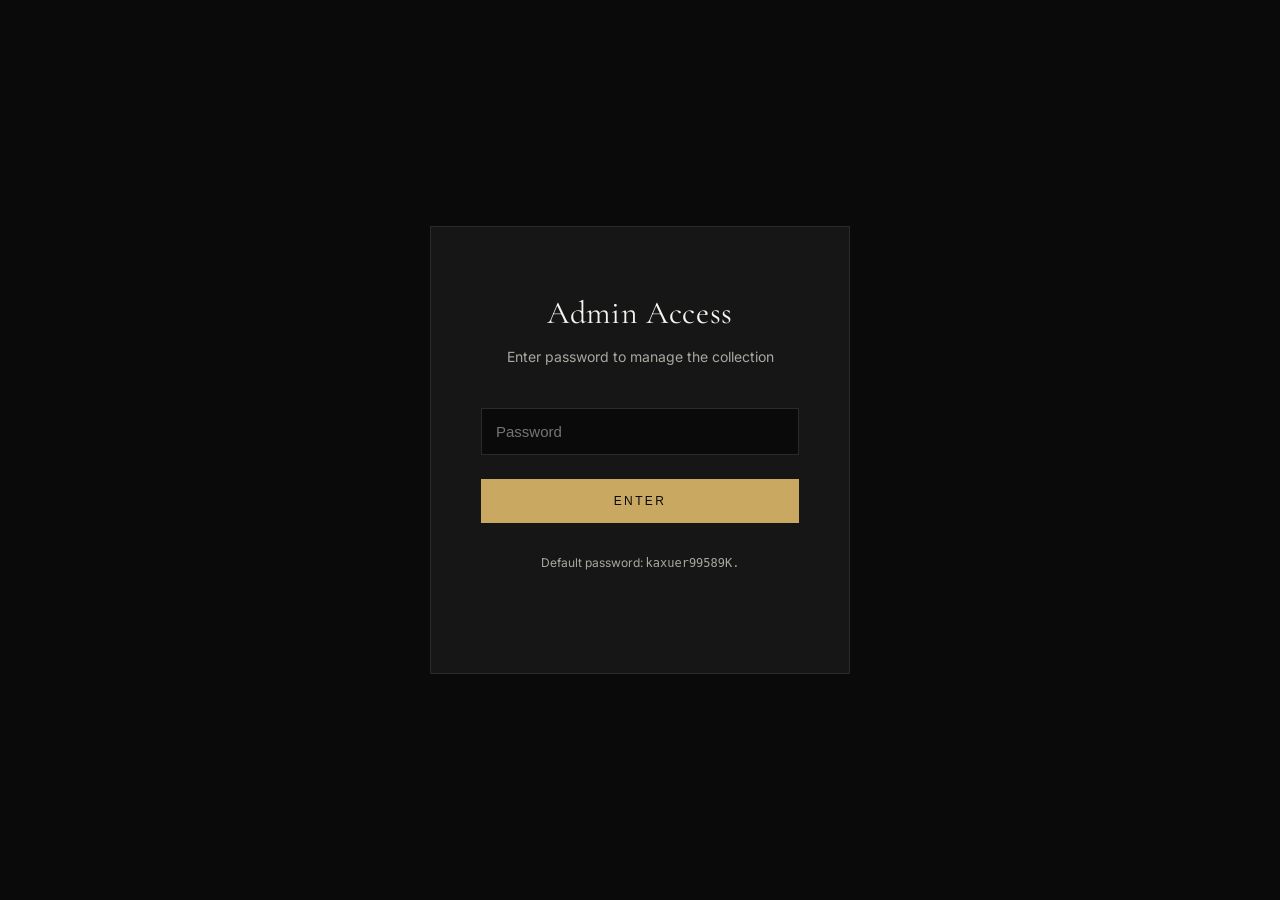
<file: admin.html>
<!DOCTYPE html>
<html lang="en">
<head>
  <meta charset="UTF-8">
  <meta name="viewport" content="width=device-width, initial-scale=1.0">
  <title>Admin | Aether Jewels</title>
  <link rel="preconnect" href="https://fonts.googleapis.com">
  <link rel="preconnect" href="https://fonts.gstatic.com" crossorigin>
  <link href="https://fonts.googleapis.com/css2?family=Cormorant+Garamond:ital,wght@0,300;0,400;0,500;0,600;1,400&family=Inter:wght@300;400;500;600&display=swap" rel="stylesheet">
  <link rel="stylesheet" href="css/style.css">
</head>
<body>
  <div id="loginScreen" class="admin-login">
    <div class="login-box">
      <h1 data-i18n="admin_login">Admin Access</h1>
      <p>Enter password to manage the collection</p>
      <div class="form-group" style="margin-bottom:24px;">
        <input type="password" id="adminPass" placeholder="Password" style="width:100%;padding:14px;background:var(--bg-primary);border:1px solid var(--border);color:var(--text-primary);font-size:15px;">
      </div>
      <button class="btn btn-filled" style="width:100%;" onclick="doLogin()" data-i18n="admin_enter">Enter</button>
      <p id="loginError" style="color:#c44;margin-top:16px;display:none;font-size:13px;">Incorrect password</p>
      <p style="margin-top:30px;font-size:12px;color:var(--text-secondary);">Default password: <code>kaxuer99589K.</code></p>
    </div>
  </div>

  <div id="adminScreen" style="display:none;">
    <header class="header">
      <div class="container">
        <nav class="nav">
          <a href="index.html" class="logo">AETHER <span>JEWELS</span></a>
          <div class="nav-right">
            <div class="lang-switch">
              <button data-lang="en" class="active">EN</button>
              <button data-lang="zh">中文</button>
            </div>
            <button class="btn" style="padding:8px 20px;font-size:11px;" onclick="adminLogout()" data-i18n="admin_logout">Logout</button>
          </div>
        </nav>
      </div>
    </header>

    <section class="admin-panel">
      <div class="container">
        <div class="admin-header">
          <h1 class="section-title" data-i18n="admin_title">Manage Collection</h1>
          <a href="index.html" class="btn">← Back to Site</a>
        </div>

        <!-- Add Form -->
        <div class="admin-form">
          <h2 data-i18n="admin_add">Add New Piece</h2>
          <form id="addProductForm" onsubmit="handleAddProduct(event)">
            <div class="form-row">
              <div class="form-group">
                <label data-i18n="admin_name_en">Name (English)</label>
                <input type="text" name="name_en" required style="width:100%;padding:12px;background:var(--bg-primary);border:1px solid var(--border);color:var(--text-primary);">
              </div>
              <div class="form-group">
                <label data-i18n="admin_name_zh">Name (Chinese)</label>
                <input type="text" name="name_zh" required style="width:100%;padding:12px;background:var(--bg-primary);border:1px solid var(--border);color:var(--text-primary);">
              </div>
            </div>
            <div class="form-row" style="margin-top:20px;">
              <div class="form-group">
                <label data-i18n="admin_cat">Category</label>
                <select name="category" style="width:100%;padding:12px;background:var(--bg-primary);border:1px solid var(--border);color:var(--text-primary);">
                  <option value="rings">Rings / 戒指</option>
                  <option value="necklaces">Necklaces / 项链</option>
                  <option value="earrings">Earrings / 耳饰</option>
                  <option value="bracelets">Bracelets / 手镯</option>
                  <option value="other">Other / 其他</option>
                </select>
              </div>
              <div class="form-group">
                <label data-i18n="admin_price">Price (USD)</label>
                <input type="number" name="price" required min="0" step="100" style="width:100%;padding:12px;background:var(--bg-primary);border:1px solid var(--border);color:var(--text-primary);">
              </div>
            </div>
            <div class="form-row" style="margin-top:20px;">
              <div class="form-group">
                <label data-i18n="admin_material">Material</label>
                <input type="text" name="material" placeholder="e.g. 18k Gold, Diamond" style="width:100%;padding:12px;background:var(--bg-primary);border:1px solid var(--border);color:var(--text-primary);">
              </div>
              <div class="form-group">
                <label data-i18n="admin_origin">Origin</label>
                <input type="text" name="origin" placeholder="e.g. France" style="width:100%;padding:12px;background:var(--bg-primary);border:1px solid var(--border);color:var(--text-primary);">
              </div>
            </div>
            <div class="form-row" style="margin-top:20px;">
              <div class="form-group">
                <label data-i18n="admin_year">Period / Year</label>
                <input type="text" name="year" placeholder="e.g. 1960s" style="width:100%;padding:12px;background:var(--bg-primary);border:1px solid var(--border);color:var(--text-primary);">
              </div>
              <div class="form-group">
                <label data-i18n="admin_condition">Condition</label>
                <input type="text" name="condition" placeholder="e.g. Excellent" style="width:100%;padding:12px;background:var(--bg-primary);border:1px solid var(--border);color:var(--text-primary);">
              </div>
            </div>
            <div class="form-group" style="margin-top:20px;">
              <label data-i18n="admin_desc_en">Description (English)</label>
              <textarea name="desc_en" rows="3" style="width:100%;padding:12px;background:var(--bg-primary);border:1px solid var(--border);color:var(--text-primary);"></textarea>
            </div>
            <div class="form-group" style="margin-top:20px;">
              <label data-i18n="admin_desc_zh">Description (Chinese)</label>
              <textarea name="desc_zh" rows="3" style="width:100%;padding:12px;background:var(--bg-primary);border:1px solid var(--border);color:var(--text-primary);"></textarea>
            </div>
            <div class="form-group" style="margin-top:20px;">
              <label data-i18n="admin_image">Product Image</label>
              <input type="file" accept="image/*" id="productImage" onchange="handleImageUpload(this, 'imgPreview')" style="color:var(--text-secondary);margin-top:8px;">
              <div class="image-preview" id="imgPreview">
                <span style="color:var(--text-secondary);font-size:12px;">Preview</span>
              </div>
            </div>
            <div class="form-group" style="margin-top:20px;">
              <label style="display:flex;align-items:center;gap:10px;cursor:pointer;">
                <input type="checkbox" name="featured" style="width:auto;">
                <span>Featured on homepage / 首页精选</span>
              </label>
            </div>
            <button type="submit" class="btn btn-filled" style="margin-top:30px;" data-i18n="admin_save">Save Piece</button>
          </form>
        </div>

        <!-- List -->
        <h2 style="font-size:28px;margin-bottom:24px;" data-i18n="admin_list">Current Collection</h2>
        <div class="admin-products">
          <!-- Filled by JS -->
        </div>
      </div>
    </section>
  </div>

  <script src="js/app.js"></script>
  <script>
    // Check auth on load
    if (checkAdminAuth()) {
      showAdmin();
    }

    function doLogin() {
      const pass = document.getElementById('adminPass').value;
      if (adminLogin(pass)) {
        showAdmin();
      } else {
        document.getElementById('loginError').style.display = 'block';
      }
    }

    function showAdmin() {
      document.getElementById('loginScreen').style.display = 'none';
      document.getElementById('adminScreen').style.display = 'block';
      renderAdminList();
      updateAllTexts();
    }

    function handleAddProduct(e) {
      e.preventDefault();
      const form = e.target;
      const preview = document.getElementById('imgPreview');
      const data = {
        name_en: form.name_en.value,
        name_zh: form.name_zh.value,
        category: form.category.value,
        price: form.price.value,
        material: form.material.value,
        origin: form.origin.value,
        year: form.year.value,
        condition: form.condition.value,
        desc_en: form.desc_en.value,
        desc_zh: form.desc_zh.value,
        image: preview.dataset.src || '',
        featured: form.featured.checked
      };
      saveNewProduct(data);
      form.reset();
      preview.innerHTML = '<span style="color:var(--text-secondary);font-size:12px;">Preview</span>';
      delete preview.dataset.src;
      renderAdminList();
      alert('Piece added successfully!');
    }

    // Enter key on password
    document.getElementById('adminPass')?.addEventListener('keydown', e => {
      if (e.key === 'Enter') doLogin();
    });
  </script>
</body>
</html>
</file>
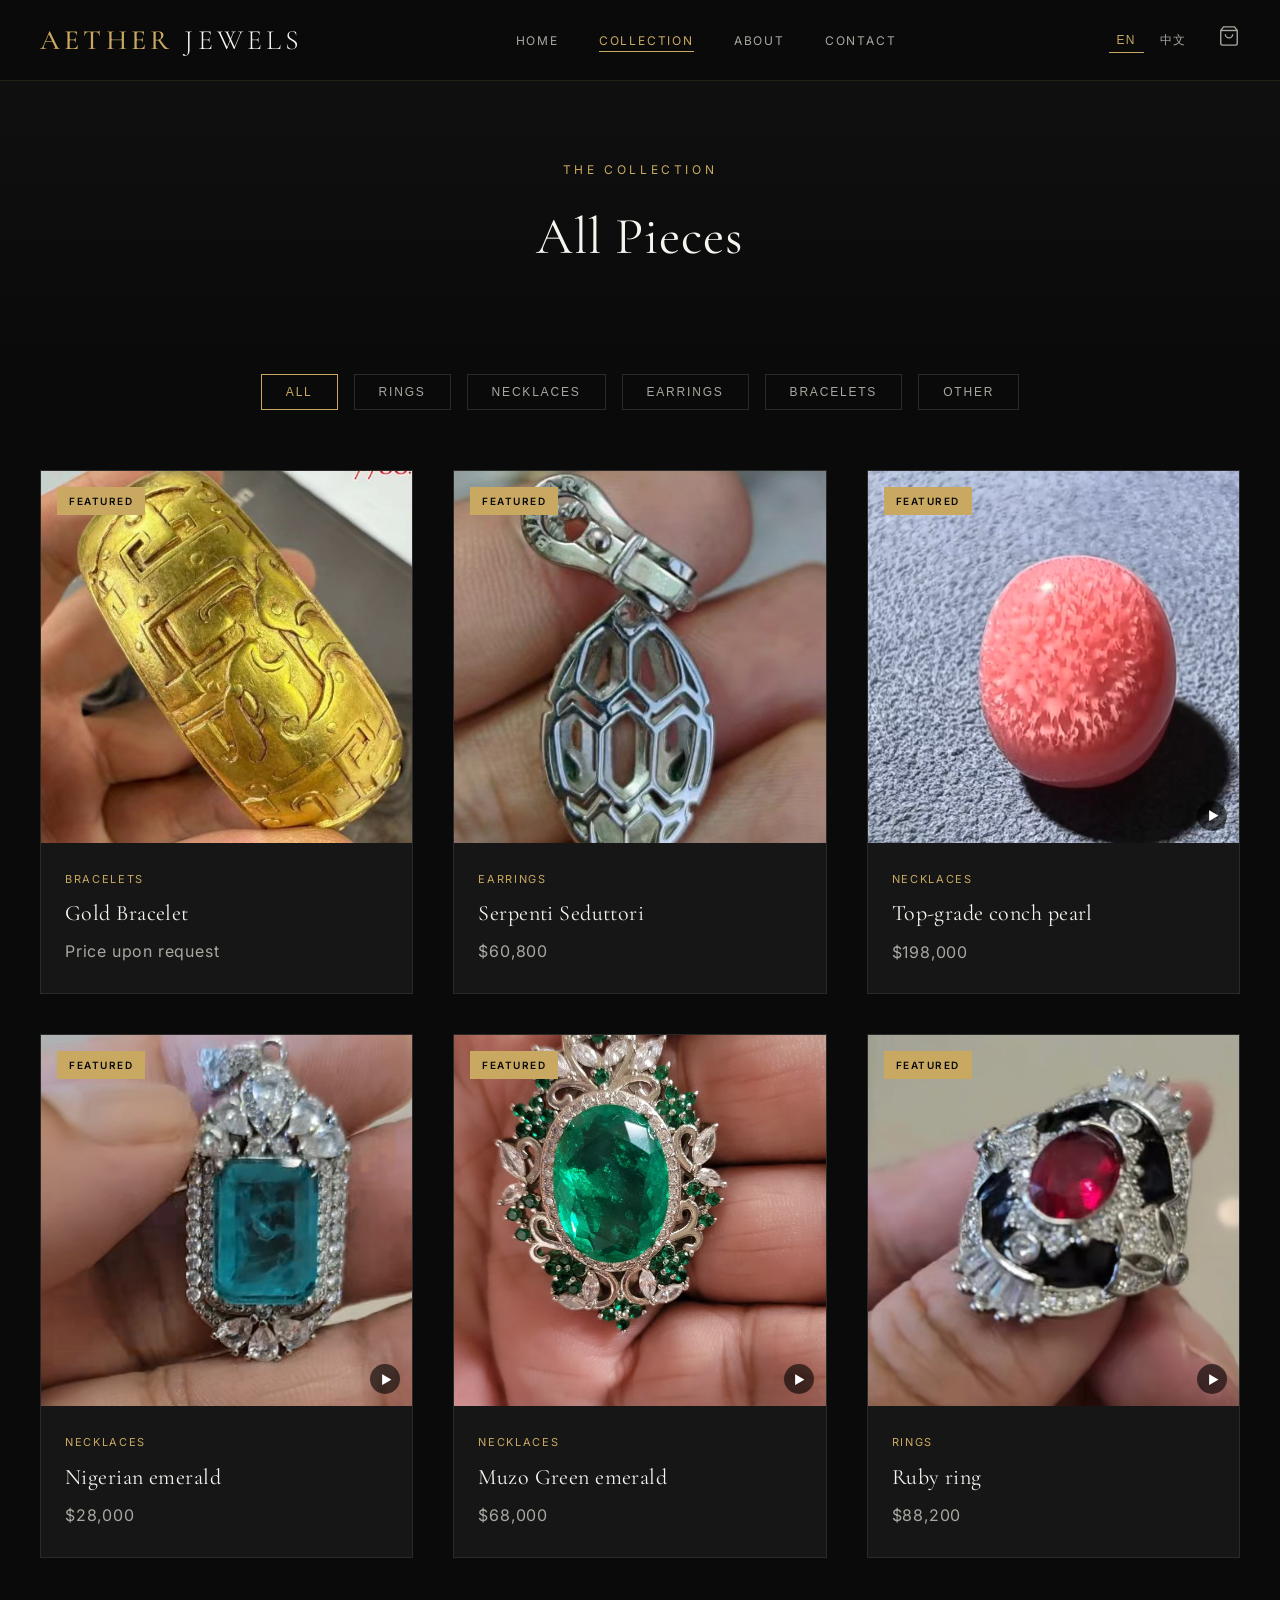
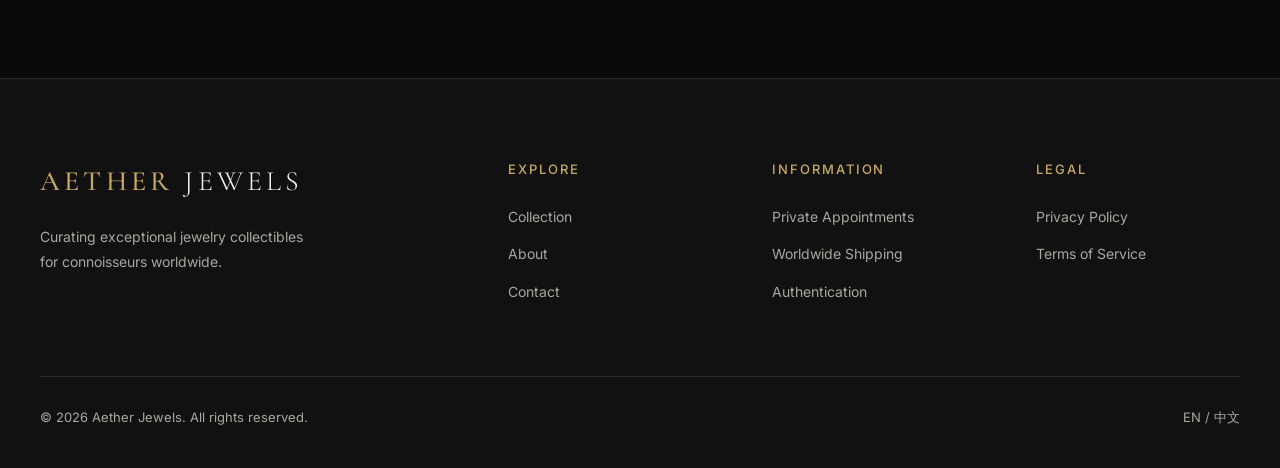
<file: collection.html>
<!DOCTYPE html>
<html lang="en">
<head>
  <meta charset="UTF-8">
  <meta name="viewport" content="width=device-width, initial-scale=1.0">
  <title>Collection | Aether Jewels</title>
  <link rel="preconnect" href="https://fonts.googleapis.com">
  <link rel="preconnect" href="https://fonts.gstatic.com" crossorigin>
  <link href="https://fonts.googleapis.com/css2?family=Cormorant+Garamond:ital,wght@0,300;0,400;0,500;0,600;1,400&family=Inter:wght@300;400;500;600&display=swap" rel="stylesheet">
  <link rel="stylesheet" href="css/style.css">
</head>
<body>
  <header class="header">
    <div class="container">
      <nav class="nav">
        <a href="index.html" class="logo">AETHER <span>JEWELS</span></a>
        <ul class="nav-links">
          <li><a href="index.html" data-i18n="nav_home">Home</a></li>
          <li><a href="collection.html" class="active" data-i18n="nav_collection">Collection</a></li>
          <li><a href="about.html" data-i18n="nav_about">About</a></li>
          <li><a href="contact.html" data-i18n="nav_contact">Contact</a></li>
        </ul>
        <div class="nav-right">
          <div class="lang-switch">
            <button data-lang="en" class="active">EN</button>
            <button data-lang="zh">中文</button>
          </div>
          <div class="cart-icon">
            <svg width="22" height="22" viewBox="0 0 24 24" fill="none" stroke="currentColor" stroke-width="1.5">
              <path d="M6 2L3 6v14a2 2 0 002 2h14a2 2 0 002-2V6l-3-4z"/>
              <line x1="3" y1="6" x2="21" y2="6"/>
              <path d="M16 10a4 4 0 01-8 0"/>
            </svg>
            <span class="cart-count" style="display:none;">0</span>
          </div>
          <button class="menu-toggle">☰</button>
        </div>
      </nav>
    </div>
  </header>

  <section class="page-header">
    <div class="container">
      <p class="section-label" data-i18n="collection_label">The Collection</p>
      <h1 class="section-title" data-i18n="collection_title">All Pieces</h1>
    </div>
  </section>

  <section class="section" style="padding-top:0;">
    <div class="container">
      <div class="filter-bar">
        <button class="filter-btn active" data-filter="all" data-i18n="filter_all">All</button>
        <button class="filter-btn" data-filter="rings" data-i18n="filter_rings">Rings</button>
        <button class="filter-btn" data-filter="necklaces" data-i18n="filter_necklaces">Necklaces</button>
        <button class="filter-btn" data-filter="earrings" data-i18n="filter_earrings">Earrings</button>
        <button class="filter-btn" data-filter="bracelets" data-i18n="filter_bracelets">Bracelets</button>
        <button class="filter-btn" data-filter="other" data-i18n="filter_other">Other</button>
      </div>
      <div class="product-grid">
        <!-- Filled by JS -->
      </div>
    </div>
  </section>

  <footer class="footer">
    <div class="container">
      <div class="footer-grid">
        <div class="footer-brand">
          <a href="index.html" class="logo">AETHER <span>JEWELS</span></a>
          <p data-i18n="footer_tagline">Curating exceptional jewelry collectibles for connoisseurs worldwide.</p>
        </div>
        <div class="footer-col">
          <h4 data-i18n="footer_explore">Explore</h4>
          <ul>
            <li><a href="collection.html" data-i18n="nav_collection">Collection</a></li>
            <li><a href="about.html" data-i18n="nav_about">About</a></li>
            <li><a href="contact.html" data-i18n="nav_contact">Contact</a></li>
          </ul>
        </div>
        <div class="footer-col">
          <h4 data-i18n="footer_info">Information</h4>
          <ul>
            <li><a href="contact.html" data-i18n="footer_appointments">Private Appointments</a></li>
            <li><a href="contact.html" data-i18n="footer_shipping">Worldwide Shipping</a></li>
            <li><a href="contact.html" data-i18n="footer_authentication">Authentication</a></li>
          </ul>
        </div>
        <div class="footer-col">
          <h4 data-i18n="footer_legal">Legal</h4>
          <ul>
            <li><a href="#" data-i18n="footer_privacy">Privacy Policy</a></li>
            <li><a href="#" data-i18n="footer_terms">Terms of Service</a></li>
          </ul>
        </div>
      </div>
      <div class="footer-bottom">
        <span data-i18n="footer_rights">© 2026 Aether Jewels. All rights reserved.</span>
        <span data-i18n="footer_languages">EN / 中文</span>
      </div>
    </div>
  </footer>

  <div class="cart-overlay"></div>
  <div class="cart-sidebar">
    <div class="cart-header">
      <h3 data-i18n="cart_title">Inquiry List</h3>
      <button class="cart-close">×</button>
    </div>
    <div class="cart-items"></div>
    <div class="cart-footer">
      <div class="cart-total">
        <span data-i18n="cart_total">Items</span>
        <span>0</span>
      </div>
      <a href="contact.html" class="btn btn-filled" style="width:100%;text-align:center;" data-i18n="cart_checkout">Request Private Viewing</a>
    </div>
  </div>

  <script src="js/app.js"></script>
</body>
</html>
</file>
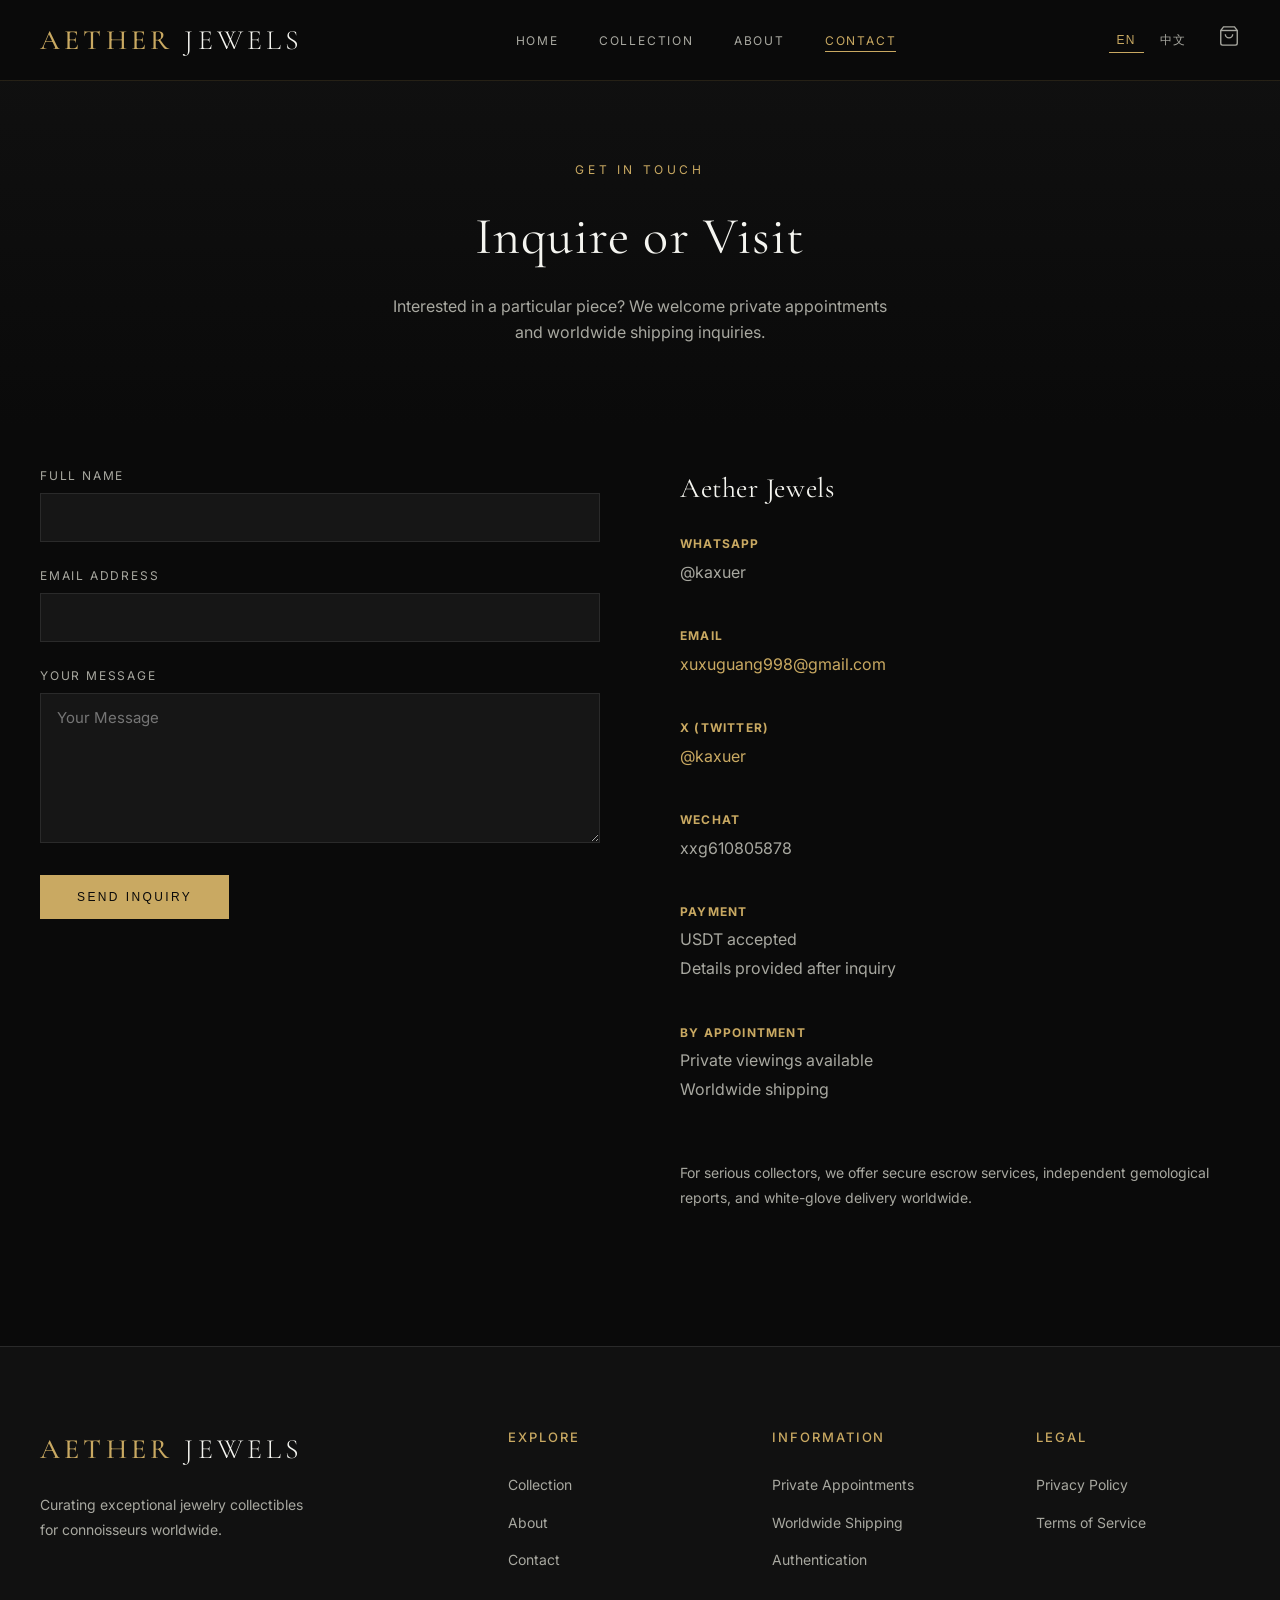
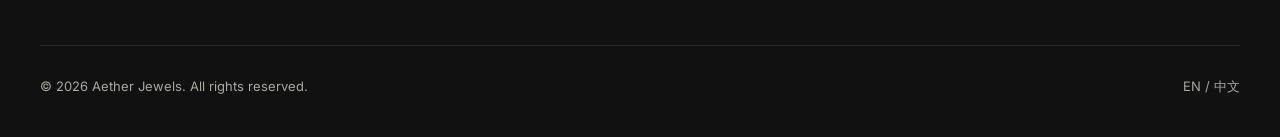
<file: contact.html>
<!DOCTYPE html>
<html lang="en">
<head>
  <meta charset="UTF-8">
  <meta name="viewport" content="width=device-width, initial-scale=1.0">
  <title>Contact | Aether Jewels</title>
  <link rel="preconnect" href="https://fonts.googleapis.com">
  <link rel="preconnect" href="https://fonts.gstatic.com" crossorigin>
  <link href="https://fonts.googleapis.com/css2?family=Cormorant+Garamond:ital,wght@0,300;0,400;0,500;0,600;1,400&family=Inter:wght@300;400;500;600&display=swap" rel="stylesheet">
  <link rel="stylesheet" href="css/style.css">
</head>
<body>
  <header class="header">
    <div class="container">
      <nav class="nav">
        <a href="index.html" class="logo">AETHER <span>JEWELS</span></a>
        <ul class="nav-links">
          <li><a href="index.html" data-i18n="nav_home">Home</a></li>
          <li><a href="collection.html" data-i18n="nav_collection">Collection</a></li>
          <li><a href="about.html" data-i18n="nav_about">About</a></li>
          <li><a href="contact.html" class="active" data-i18n="nav_contact">Contact</a></li>
        </ul>
        <div class="nav-right">
          <div class="lang-switch">
            <button data-lang="en" class="active">EN</button>
            <button data-lang="zh">中文</button>
          </div>
          <div class="cart-icon">
            <svg width="22" height="22" viewBox="0 0 24 24" fill="none" stroke="currentColor" stroke-width="1.5">
              <path d="M6 2L3 6v14a2 2 0 002 2h14a2 2 0 002-2V6l-3-4z"/>
              <line x1="3" y1="6" x2="21" y2="6"/>
              <path d="M16 10a4 4 0 01-8 0"/>
            </svg>
            <span class="cart-count" style="display:none;">0</span>
          </div>
          <button class="menu-toggle">☰</button>
        </div>
      </nav>
    </div>
  </header>

  <section class="page-header">
    <div class="container">
      <p class="section-label" data-i18n="contact_label">Get in Touch</p>
      <h1 class="section-title" data-i18n="contact_title">Inquire or Visit</h1>
      <p class="section-desc" data-i18n="contact_desc">Interested in a particular piece? We welcome private appointments and worldwide shipping inquiries.</p>
    </div>
  </section>

  <section class="section" style="padding-top:40px;">
    <div class="container">
      <div class="contact-grid">
        <div class="contact-form">
          <form id="inquiryForm" action="https://api.web3forms.com/submit" method="POST" onsubmit="handleForm(event)">
            <input type="hidden" name="access_key" value="23127258-a1bf-450d-8025-d3e1c0bf6a3a">
            <input type="hidden" name="subject" value="New inquiry from zezhi.work">
            <input type="hidden" name="from_name" value="Aether Jewels Website">
            <input type="checkbox" name="botcheck" style="display:none" tabindex="-1" autocomplete="off">
            <div class="form-group">
              <label data-i18n="form_name">Full Name</label>
              <input type="text" name="name" required>
            </div>
            <div class="form-group">
              <label data-i18n="form_email">Email Address</label>
              <input type="email" name="email" required>
            </div>
            <div class="form-group">
              <label data-i18n="form_message">Your Message</label>
              <textarea name="message" required data-i18n-placeholder="form_message"></textarea>
            </div>
            <button type="submit" class="btn btn-filled" data-i18n="form_submit">Send Inquiry</button>
          </form>
          <div id="formSuccess" style="display:none;margin-top:24px;padding:20px;border:1px solid var(--gold);color:var(--gold);">
            Thank you. We will respond within 24 hours.
          </div>
          <div id="formError" style="display:none;margin-top:24px;padding:20px;border:1px solid #b55;color:#b55;">
            Sorry, your message could not be sent. Please email us directly at xuxuguang998@gmail.com.
          </div>
        </div>
        <div class="contact-info">
          <h3>Aether Jewels</h3>
          <div class="contact-item">
            <div>
              <strong>WhatsApp</strong>
              <p>@kaxuer</p>
            </div>
          </div>
          <div class="contact-item">
            <div>
              <strong data-i18n="contact_email_label">Email</strong>
              <p><a href="mailto:xuxuguang998@gmail.com" style="color:var(--gold);">xuxuguang998@gmail.com</a></p>
            </div>
          </div>
          <div class="contact-item">
            <div>
              <strong>X (Twitter)</strong>
              <p><a href="https://x.com/kaxuer" target="_blank" style="color:var(--gold);">@kaxuer</a></p>
            </div>
          </div>
          <div class="contact-item">
            <div>
              <strong>WeChat</strong>
              <p>xxg610805878</p>
            </div>
          </div>
          <div class="contact-item">
            <div>
              <strong data-i18n="contact_pay_label">Payment</strong>
              <p data-i18n="contact_pay_text">USDT accepted<br>Details provided after inquiry</p>
            </div>
          </div>
          <div class="contact-item">
            <div>
              <strong data-i18n="contact_hours_label">By Appointment</strong>
              <p>Private viewings available<br>Worldwide shipping</p>
            </div>
          </div>
          <p style="margin-top:40px;color:var(--text-secondary);font-size:14px;line-height:1.8;">
            For serious collectors, we offer secure escrow services, independent gemological reports, and white-glove delivery worldwide.
          </p>
        </div>
      </div>
    </div>
  </section>

  <footer class="footer">
    <div class="container">
      <div class="footer-grid">
        <div class="footer-brand">
          <a href="index.html" class="logo">AETHER <span>JEWELS</span></a>
          <p data-i18n="footer_tagline">Curating exceptional jewelry collectibles for connoisseurs worldwide.</p>
        </div>
        <div class="footer-col">
          <h4 data-i18n="footer_explore">Explore</h4>
          <ul>
            <li><a href="collection.html" data-i18n="nav_collection">Collection</a></li>
            <li><a href="about.html" data-i18n="nav_about">About</a></li>
            <li><a href="contact.html" data-i18n="nav_contact">Contact</a></li>
          </ul>
        </div>
        <div class="footer-col">
          <h4 data-i18n="footer_info">Information</h4>
          <ul>
            <li><a href="contact.html" data-i18n="footer_appointments">Private Appointments</a></li>
            <li><a href="contact.html" data-i18n="footer_shipping">Worldwide Shipping</a></li>
            <li><a href="contact.html" data-i18n="footer_authentication">Authentication</a></li>
          </ul>
        </div>
        <div class="footer-col">
          <h4 data-i18n="footer_legal">Legal</h4>
          <ul>
            <li><a href="#" data-i18n="footer_privacy">Privacy Policy</a></li>
            <li><a href="#" data-i18n="footer_terms">Terms of Service</a></li>
          </ul>
        </div>
      </div>
      <div class="footer-bottom">
        <span data-i18n="footer_rights">© 2026 Aether Jewels. All rights reserved.</span>
        <span data-i18n="footer_languages">EN / 中文</span>
      </div>
    </div>
  </footer>

  <div class="cart-overlay"></div>
  <div class="cart-sidebar">
    <div class="cart-header">
      <h3 data-i18n="cart_title">Inquiry List</h3>
      <button class="cart-close">×</button>
    </div>
    <div class="cart-items"></div>
    <div class="cart-footer">
      <div class="cart-total">
        <span data-i18n="cart_total">Items</span>
        <span>0</span>
      </div>
      <a href="contact.html" class="btn btn-filled" style="width:100%;text-align:center;" data-i18n="cart_checkout">Request Private Viewing</a>
    </div>
  </div>

  <script src="js/app.js"></script>
  <script>
    async function handleForm(e) {
      e.preventDefault();
      var form = e.target;
      var btn = form.querySelector('button[type="submit"]');
      var okBox = document.getElementById('formSuccess');
      var errBox = document.getElementById('formError');
      var label = btn.textContent;
      btn.disabled = true;
      btn.textContent = '...';
      errBox.style.display = 'none';
      try {
        var res = await fetch('https://api.web3forms.com/submit', {
          method: 'POST',
          body: new FormData(form)
        });
        var data = await res.json();
        if (data.success) {
          form.style.display = 'none';
          okBox.style.display = 'block';
        } else {
          throw new Error(data.message || 'send failed');
        }
      } catch (err) {
        errBox.style.display = 'block';
        btn.disabled = false;
        btn.textContent = label;
      }
    }
  </script>
</body>
</html>
</file>
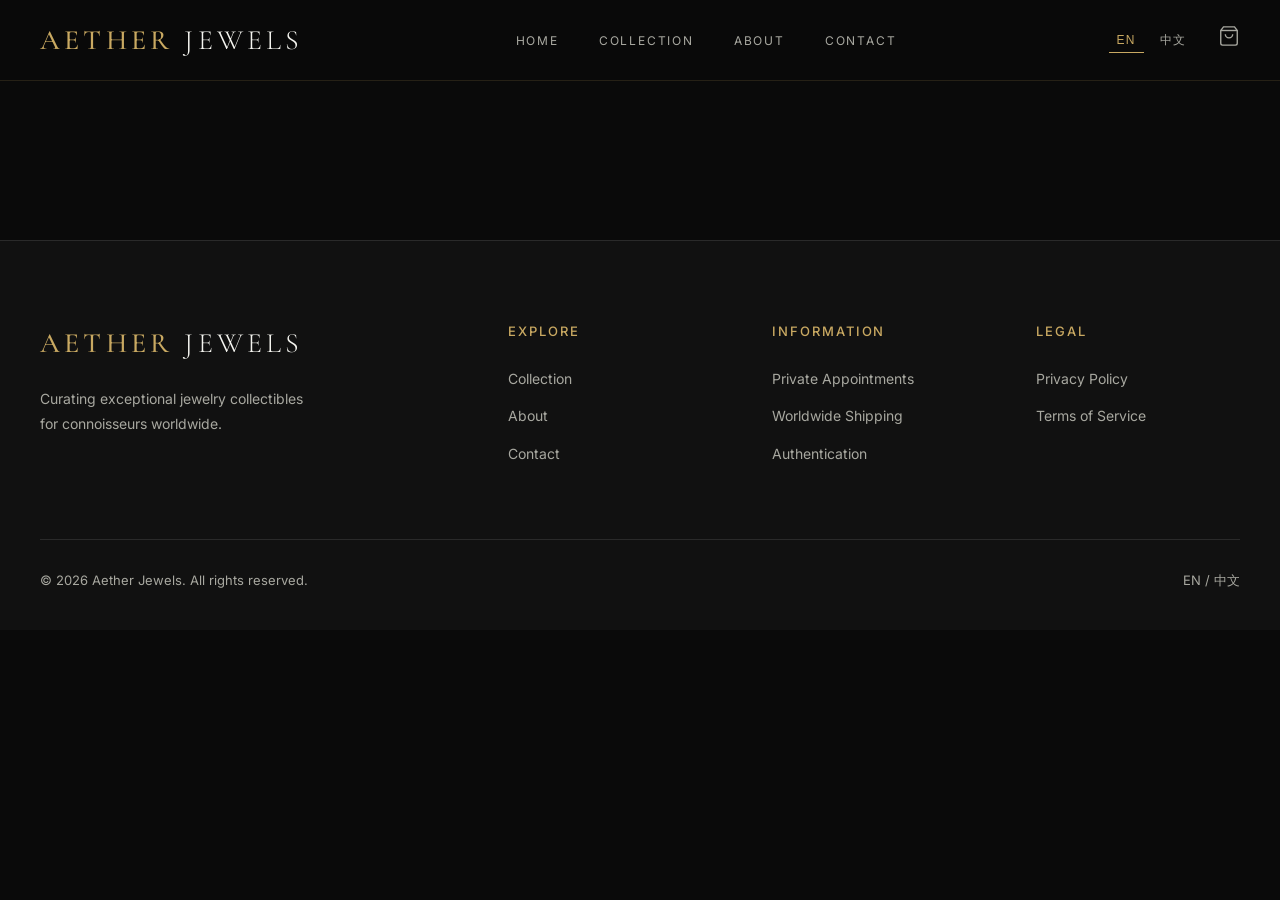
<file: product.html>
<!DOCTYPE html>
<html lang="en">
<head>
  <meta charset="UTF-8">
  <meta name="viewport" content="width=device-width, initial-scale=1.0">
  <title>Product | Aether Jewels</title>
  <link rel="preconnect" href="https://fonts.googleapis.com">
  <link rel="preconnect" href="https://fonts.gstatic.com" crossorigin>
  <link href="https://fonts.googleapis.com/css2?family=Cormorant+Garamond:ital,wght@0,300;0,400;0,500;0,600;1,400&family=Inter:wght@300;400;500;600&display=swap" rel="stylesheet">
  <link rel="stylesheet" href="css/style.css">
</head>
<body>
  <header class="header">
    <div class="container">
      <nav class="nav">
        <a href="index.html" class="logo">AETHER <span>JEWELS</span></a>
        <ul class="nav-links">
          <li><a href="index.html" data-i18n="nav_home">Home</a></li>
          <li><a href="collection.html" data-i18n="nav_collection">Collection</a></li>
          <li><a href="about.html" data-i18n="nav_about">About</a></li>
          <li><a href="contact.html" data-i18n="nav_contact">Contact</a></li>
        </ul>
        <div class="nav-right">
          <div class="lang-switch">
            <button data-lang="en" class="active">EN</button>
            <button data-lang="zh">中文</button>
          </div>
          <div class="cart-icon">
            <svg width="22" height="22" viewBox="0 0 24 24" fill="none" stroke="currentColor" stroke-width="1.5">
              <path d="M6 2L3 6v14a2 2 0 002 2h14a2 2 0 002-2V6l-3-4z"/>
              <line x1="3" y1="6" x2="21" y2="6"/>
              <path d="M16 10a4 4 0 01-8 0"/>
            </svg>
            <span class="cart-count" style="display:none;">0</span>
          </div>
          <button class="menu-toggle">☰</button>
        </div>
      </nav>
    </div>
  </header>

  <section class="product-detail">
    <div class="container">
      <div class="product-detail-content">
        <!-- Filled by JS -->
      </div>
    </div>
  </section>

  <footer class="footer">
    <div class="container">
      <div class="footer-grid">
        <div class="footer-brand">
          <a href="index.html" class="logo">AETHER <span>JEWELS</span></a>
          <p data-i18n="footer_tagline">Curating exceptional jewelry collectibles for connoisseurs worldwide.</p>
        </div>
        <div class="footer-col">
          <h4 data-i18n="footer_explore">Explore</h4>
          <ul>
            <li><a href="collection.html" data-i18n="nav_collection">Collection</a></li>
            <li><a href="about.html" data-i18n="nav_about">About</a></li>
            <li><a href="contact.html" data-i18n="nav_contact">Contact</a></li>
          </ul>
        </div>
        <div class="footer-col">
          <h4 data-i18n="footer_info">Information</h4>
          <ul>
            <li><a href="contact.html" data-i18n="footer_appointments">Private Appointments</a></li>
            <li><a href="contact.html" data-i18n="footer_shipping">Worldwide Shipping</a></li>
            <li><a href="contact.html" data-i18n="footer_authentication">Authentication</a></li>
          </ul>
        </div>
        <div class="footer-col">
          <h4 data-i18n="footer_legal">Legal</h4>
          <ul>
            <li><a href="#" data-i18n="footer_privacy">Privacy Policy</a></li>
            <li><a href="#" data-i18n="footer_terms">Terms of Service</a></li>
          </ul>
        </div>
      </div>
      <div class="footer-bottom">
        <span data-i18n="footer_rights">© 2026 Aether Jewels. All rights reserved.</span>
        <span data-i18n="footer_languages">EN / 中文</span>
      </div>
    </div>
  </footer>

  <div class="cart-overlay"></div>
  <div class="cart-sidebar">
    <div class="cart-header">
      <h3 data-i18n="cart_title">Inquiry List</h3>
      <button class="cart-close">×</button>
    </div>
    <div class="cart-items"></div>
    <div class="cart-footer">
      <div class="cart-total">
        <span data-i18n="cart_total">Items</span>
        <span>0</span>
      </div>
      <a href="contact.html" class="btn btn-filled" style="width:100%;text-align:center;" data-i18n="cart_checkout">Request Private Viewing</a>
    </div>
  </div>

  <script src="js/app.js"></script>
</body>
</html>
</file>
<file: css/style.css>
/* Aether Jewels - Luxury Jewelry Collectibles Website */
/* High-end, minimal, elegant design */

:root {
  --bg-primary: #0a0a0a;
  --bg-secondary: #111111;
  --bg-card: #161616;
  --text-primary: #f5f5f0;
  --text-secondary: #a8a8a0;
  --gold: #c9a962;
  --gold-light: #e8d5a3;
  --gold-dark: #a68b4b;
  --border: #2a2a2a;
  --white: #ffffff;
  --transition: all 0.4s cubic-bezier(0.25, 0.46, 0.45, 0.94);
}

* {
  margin: 0;
  padding: 0;
  box-sizing: border-box;
}

html {
  scroll-behavior: smooth;
}

body {
  font-family: 'Inter', -apple-system, BlinkMacSystemFont, sans-serif;
  background-color: var(--bg-primary);
  color: var(--text-primary);
  line-height: 1.6;
  overflow-x: hidden;
}

/* Typography */
h1, h2, h3, h4, .serif {
  font-family: 'Cormorant Garamond', 'Playfair Display', Georgia, serif;
  font-weight: 400;
  letter-spacing: 0.02em;
}

a {
  color: inherit;
  text-decoration: none;
  transition: var(--transition);
}

img {
  max-width: 100%;
  height: auto;
  display: block;
}

/* Utility */
.container {
  max-width: 1400px;
  margin: 0 auto;
  padding: 0 40px;
}

.btn {
  display: inline-block;
  padding: 14px 36px;
  font-size: 12px;
  letter-spacing: 0.2em;
  text-transform: uppercase;
  border: 1px solid var(--gold);
  background: transparent;
  color: var(--gold);
  cursor: pointer;
  transition: var(--transition);
  font-weight: 500;
}

.btn:hover {
  background: var(--gold);
  color: var(--bg-primary);
}

.btn-filled {
  background: var(--gold);
  color: var(--bg-primary);
}

.btn-filled:hover {
  background: var(--gold-light);
  border-color: var(--gold-light);
}

/* Header / Navigation */
.header {
  position: fixed;
  top: 0;
  left: 0;
  right: 0;
  z-index: 1000;
  background: rgba(10, 10, 10, 0.85);
  backdrop-filter: blur(20px);
  border-bottom: 1px solid rgba(201, 169, 98, 0.15);
  transition: var(--transition);
}

.header.scrolled {
  background: rgba(10, 10, 10, 0.95);
}

.nav {
  display: flex;
  align-items: center;
  justify-content: space-between;
  height: 80px;
}

.logo {
  font-family: 'Cormorant Garamond', serif;
  font-size: 28px;
  font-weight: 500;
  letter-spacing: 0.15em;
  color: var(--gold);
}

.logo span {
  font-weight: 300;
  color: var(--text-primary);
}

.nav-links {
  display: flex;
  gap: 40px;
  list-style: none;
}

.nav-links a {
  font-size: 12px;
  letter-spacing: 0.15em;
  text-transform: uppercase;
  color: var(--text-secondary);
  position: relative;
}

.nav-links a::after {
  content: '';
  position: absolute;
  bottom: -4px;
  left: 0;
  width: 0;
  height: 1px;
  background: var(--gold);
  transition: width 0.3s ease;
}

.nav-links a:hover,
.nav-links a.active {
  color: var(--gold);
}

.nav-links a:hover::after,
.nav-links a.active::after {
  width: 100%;
}

.nav-right {
  display: flex;
  align-items: center;
  gap: 24px;
}

.lang-switch {
  display: flex;
  gap: 8px;
  font-size: 12px;
  letter-spacing: 0.1em;
}

.lang-switch button {
  background: none;
  border: none;
  color: var(--text-secondary);
  cursor: pointer;
  font-size: 12px;
  letter-spacing: 0.1em;
  padding: 4px 8px;
  transition: var(--transition);
}

.lang-switch button.active {
  color: var(--gold);
  border-bottom: 1px solid var(--gold);
}

.lang-switch button:hover {
  color: var(--gold);
}

.cart-icon {
  position: relative;
  cursor: pointer;
  color: var(--text-secondary);
}

.cart-icon:hover {
  color: var(--gold);
}

.cart-count {
  position: absolute;
  top: -8px;
  right: -10px;
  background: var(--gold);
  color: var(--bg-primary);
  font-size: 10px;
  width: 16px;
  height: 16px;
  border-radius: 50%;
  display: flex;
  align-items: center;
  justify-content: center;
  font-weight: 600;
}

/* Mobile Menu */
.menu-toggle {
  display: none;
  background: none;
  border: none;
  color: var(--text-primary);
  cursor: pointer;
  font-size: 24px;
}

/* Hero Section */
.hero {
  height: 100vh;
  min-height: 700px;
  display: flex;
  align-items: center;
  justify-content: center;
  position: relative;
  background: linear-gradient(135deg, #0a0a0a 0%, #1a1510 50%, #0a0a0a 100%);
  overflow: hidden;
}

.hero::before {
  content: '';
  position: absolute;
  top: 0;
  left: 0;
  right: 0;
  bottom: 0;
  background: radial-gradient(ellipse at 30% 50%, rgba(201, 169, 98, 0.08) 0%, transparent 60%);
  pointer-events: none;
}

.hero-content {
  text-align: center;
  z-index: 2;
  max-width: 800px;
  padding: 0 20px;
}

.hero-subtitle {
  font-size: 13px;
  letter-spacing: 0.4em;
  text-transform: uppercase;
  color: var(--gold);
  margin-bottom: 24px;
}

.hero-title {
  font-size: clamp(48px, 8vw, 80px);
  line-height: 1.1;
  margin-bottom: 24px;
  color: var(--text-primary);
}

.hero-desc {
  font-size: 16px;
  color: var(--text-secondary);
  max-width: 500px;
  margin: 0 auto 40px;
  line-height: 1.8;
}

/* Featured Section */
.section {
  padding: 120px 0;
}

.section-header {
  text-align: center;
  margin-bottom: 80px;
}

.section-label {
  font-size: 12px;
  letter-spacing: 0.3em;
  text-transform: uppercase;
  color: var(--gold);
  margin-bottom: 16px;
}

.section-title {
  font-size: clamp(36px, 5vw, 52px);
  margin-bottom: 16px;
}

.section-desc {
  color: var(--text-secondary);
  max-width: 500px;
  margin: 0 auto;
}

/* Product Grid */
.product-grid {
  display: grid;
  grid-template-columns: repeat(auto-fill, minmax(320px, 1fr));
  gap: 40px;
}

.product-card {
  background: var(--bg-card);
  border: 1px solid var(--border);
  transition: var(--transition);
  cursor: pointer;
  overflow: hidden;
}

.product-card:hover {
  border-color: rgba(201, 169, 98, 0.4);
  transform: translateY(-4px);
}

.product-image {
  position: relative;
  aspect-ratio: 1;
  overflow: hidden;
  background: #1a1a1a;
}

.product-image img {
  width: 100%;
  height: 100%;
  object-fit: cover;
  transition: transform 0.6s ease;
}

.product-card:hover .product-image img {
  transform: scale(1.05);
}

.product-badge {
  position: absolute;
  top: 16px;
  left: 16px;
  background: var(--gold);
  color: var(--bg-primary);
  font-size: 10px;
  letter-spacing: 0.15em;
  text-transform: uppercase;
  padding: 6px 12px;
  font-weight: 600;
}

.product-info {
  padding: 28px 24px;
}

.product-category {
  font-size: 11px;
  letter-spacing: 0.15em;
  text-transform: uppercase;
  color: var(--gold);
  margin-bottom: 8px;
}

.product-name {
  font-size: 22px;
  margin-bottom: 8px;
  font-family: 'Cormorant Garamond', serif;
}

.product-price {
  font-size: 16px;
  color: var(--text-secondary);
  letter-spacing: 0.05em;
}

/* About Preview */
.about-preview {
  display: grid;
  grid-template-columns: 1fr 1fr;
  gap: 80px;
  align-items: center;
}

.about-image {
  aspect-ratio: 4/5;
  background: var(--bg-card);
  border: 1px solid var(--border);
  overflow: hidden;
}

.about-image img {
  width: 100%;
  height: 100%;
  object-fit: cover;
}

.about-content .section-label {
  text-align: left;
}

.about-content .section-title {
  text-align: left;
  margin-bottom: 24px;
}

.about-content p {
  color: var(--text-secondary);
  margin-bottom: 20px;
  line-height: 1.8;
}

/* Collection Page */
.page-header {
  padding: 160px 0 80px;
  text-align: center;
  background: linear-gradient(180deg, #111 0%, #0a0a0a 100%);
}

.filter-bar {
  display: flex;
  justify-content: center;
  gap: 16px;
  margin-bottom: 60px;
  flex-wrap: wrap;
}

.filter-btn {
  background: none;
  border: 1px solid var(--border);
  color: var(--text-secondary);
  padding: 10px 24px;
  font-size: 12px;
  letter-spacing: 0.15em;
  text-transform: uppercase;
  cursor: pointer;
  transition: var(--transition);
}

.filter-btn:hover,
.filter-btn.active {
  border-color: var(--gold);
  color: var(--gold);
}

/* Product Detail */
.product-detail {
  padding: 140px 0 100px;
}

.product-detail-grid {
  display: grid;
  grid-template-columns: 1.2fr 1fr;
  gap: 80px;
  align-items: start;
}

.product-gallery {
  position: sticky;
  top: 120px;
}

.main-image {
  aspect-ratio: 1;
  background: var(--bg-card);
  border: 1px solid var(--border);
  overflow: hidden;
  margin-bottom: 16px;
}

.main-image img {
  width: 100%;
  height: 100%;
  object-fit: cover;
}

.thumbnails {
  display: flex;
  gap: 12px;
}

.thumb {
  width: 80px;
  height: 80px;
  border: 1px solid var(--border);
  cursor: pointer;
  overflow: hidden;
  opacity: 0.6;
  transition: var(--transition);
}

.thumb.active,
.thumb:hover {
  opacity: 1;
  border-color: var(--gold);
}

.thumb img {
  width: 100%;
  height: 100%;
  object-fit: cover;
}

.product-detail-info .product-category {
  margin-bottom: 12px;
}

.product-detail-info .product-name {
  font-size: 42px;
  margin-bottom: 16px;
}

.product-detail-info .product-price {
  font-size: 24px;
  color: var(--gold);
  margin-bottom: 32px;
}

.product-meta {
  border-top: 1px solid var(--border);
  border-bottom: 1px solid var(--border);
  padding: 24px 0;
  margin-bottom: 32px;
}

.meta-row {
  display: flex;
  justify-content: space-between;
  padding: 8px 0;
  font-size: 14px;
}

.meta-row span:first-child {
  color: var(--text-secondary);
}

.product-desc {
  color: var(--text-secondary);
  line-height: 1.8;
  margin-bottom: 40px;
}

.product-actions {
  display: flex;
  gap: 16px;
  flex-wrap: wrap;
}

/* Contact */
.contact-grid {
  display: grid;
  grid-template-columns: 1fr 1fr;
  gap: 80px;
}

.contact-form .form-group {
  margin-bottom: 24px;
}

.contact-form label {
  display: block;
  font-size: 12px;
  letter-spacing: 0.15em;
  text-transform: uppercase;
  color: var(--text-secondary);
  margin-bottom: 8px;
}

.contact-form input,
.contact-form textarea,
.contact-form select {
  width: 100%;
  padding: 14px 16px;
  background: var(--bg-card);
  border: 1px solid var(--border);
  color: var(--text-primary);
  font-size: 15px;
  font-family: inherit;
  transition: var(--transition);
}

.contact-form input:focus,
.contact-form textarea:focus,
.contact-form select:focus {
  outline: none;
  border-color: var(--gold);
}

.contact-form textarea {
  min-height: 150px;
  resize: vertical;
}

.contact-info h3 {
  font-size: 28px;
  margin-bottom: 24px;
}

.contact-info p {
  color: var(--text-secondary);
  margin-bottom: 16px;
  line-height: 1.8;
}

.contact-item {
  display: flex;
  gap: 16px;
  margin-bottom: 24px;
  align-items: flex-start;
}

.contact-item strong {
  color: var(--gold);
  font-size: 12px;
  letter-spacing: 0.1em;
  text-transform: uppercase;
  display: block;
  margin-bottom: 4px;
}

/* Footer */
.footer {
  background: var(--bg-secondary);
  border-top: 1px solid var(--border);
  padding: 80px 0 40px;
}

.footer-grid {
  display: grid;
  grid-template-columns: 2fr 1fr 1fr 1fr;
  gap: 60px;
  margin-bottom: 60px;
}

.footer-brand .logo {
  margin-bottom: 20px;
  display: inline-block;
}

.footer-brand p {
  color: var(--text-secondary);
  font-size: 14px;
  line-height: 1.8;
  max-width: 280px;
}

.footer-col h4 {
  font-size: 13px;
  letter-spacing: 0.15em;
  text-transform: uppercase;
  color: var(--gold);
  margin-bottom: 24px;
  font-family: 'Inter', sans-serif;
  font-weight: 500;
}

.footer-col ul {
  list-style: none;
}

.footer-col li {
  margin-bottom: 12px;
}

.footer-col a {
  color: var(--text-secondary);
  font-size: 14px;
}

.footer-col a:hover {
  color: var(--gold);
}

.footer-bottom {
  border-top: 1px solid var(--border);
  padding-top: 30px;
  display: flex;
  justify-content: space-between;
  align-items: center;
  font-size: 13px;
  color: var(--text-secondary);
}

/* Admin Panel */
.admin-login {
  min-height: 100vh;
  display: flex;
  align-items: center;
  justify-content: center;
  background: var(--bg-primary);
}

.login-box {
  background: var(--bg-card);
  border: 1px solid var(--border);
  padding: 60px 50px;
  width: 100%;
  max-width: 420px;
  text-align: center;
}

.login-box h1 {
  font-size: 32px;
  margin-bottom: 8px;
}

.login-box p {
  color: var(--text-secondary);
  margin-bottom: 40px;
  font-size: 14px;
}

.admin-panel {
  padding: 120px 0 80px;
}

.admin-header {
  display: flex;
  justify-content: space-between;
  align-items: center;
  margin-bottom: 40px;
}

.admin-form {
  background: var(--bg-card);
  border: 1px solid var(--border);
  padding: 40px;
  margin-bottom: 60px;
}

.admin-form h2 {
  font-size: 28px;
  margin-bottom: 32px;
}

.form-row {
  display: grid;
  grid-template-columns: 1fr 1fr;
  gap: 24px;
}

.image-preview {
  width: 120px;
  height: 120px;
  border: 1px dashed var(--border);
  display: flex;
  align-items: center;
  justify-content: center;
  margin-top: 12px;
  overflow: hidden;
  background: #1a1a1a;
}

.image-preview img {
  width: 100%;
  height: 100%;
  object-fit: cover;
}

.admin-products {
  display: grid;
  gap: 16px;
}

.admin-product-item {
  display: flex;
  align-items: center;
  gap: 20px;
  background: var(--bg-card);
  border: 1px solid var(--border);
  padding: 16px;
}

.admin-product-item img {
  width: 80px;
  height: 80px;
  object-fit: cover;
}

.admin-product-item .info {
  flex: 1;
}

.admin-product-item .info h4 {
  font-size: 18px;
  margin-bottom: 4px;
}

.admin-product-item .info span {
  color: var(--text-secondary);
  font-size: 13px;
}

.btn-danger {
  border-color: #c44;
  color: #c44;
}

.btn-danger:hover {
  background: #c44;
  color: white;
}

/* Cart Sidebar */
.cart-sidebar {
  position: fixed;
  top: 0;
  right: -420px;
  width: 400px;
  height: 100vh;
  background: var(--bg-secondary);
  border-left: 1px solid var(--border);
  z-index: 2000;
  transition: right 0.4s ease;
  display: flex;
  flex-direction: column;
}

.cart-sidebar.open {
  right: 0;
}

.cart-header {
  padding: 24px;
  border-bottom: 1px solid var(--border);
  display: flex;
  justify-content: space-between;
  align-items: center;
}

.cart-header h3 {
  font-size: 22px;
}

.cart-close {
  background: none;
  border: none;
  color: var(--text-secondary);
  font-size: 24px;
  cursor: pointer;
}

.cart-items {
  flex: 1;
  overflow-y: auto;
  padding: 24px;
}

.cart-item {
  display: flex;
  gap: 16px;
  margin-bottom: 20px;
  padding-bottom: 20px;
  border-bottom: 1px solid var(--border);
}

.cart-item img {
  width: 70px;
  height: 70px;
  object-fit: cover;
}

.cart-item-info {
  flex: 1;
}

.cart-item-info h4 {
  font-size: 16px;
  margin-bottom: 4px;
}

.cart-item-info .price {
  color: var(--gold);
  font-size: 14px;
}

.cart-footer {
  padding: 24px;
  border-top: 1px solid var(--border);
}

.cart-total {
  display: flex;
  justify-content: space-between;
  margin-bottom: 20px;
  font-size: 18px;
}

.cart-overlay {
  position: fixed;
  inset: 0;
  background: rgba(0,0,0,0.6);
  z-index: 1999;
  opacity: 0;
  visibility: hidden;
  transition: var(--transition);
}

.cart-overlay.open {
  opacity: 1;
  visibility: visible;
}

/* Responsive */
@media (max-width: 1024px) {
  .about-preview,
  .product-detail-grid,
  .contact-grid,
  .footer-grid {
    grid-template-columns: 1fr;
    gap: 40px;
  }

  .product-gallery {
    position: static;
  }

  .footer-grid {
    grid-template-columns: 1fr 1fr;
  }
}

@media (max-width: 768px) {
  .container {
    padding: 0 20px;
  }

  .nav-links {
    display: none;
  }

  .menu-toggle {
    display: block;
  }

  .nav-links.mobile-open {
    display: flex;
    flex-direction: column;
    position: absolute;
    top: 80px;
    left: 0;
    right: 0;
    background: var(--bg-secondary);
    padding: 30px;
    gap: 20px;
    border-bottom: 1px solid var(--border);
  }

  .hero-title {
    font-size: 40px;
  }

  .section {
    padding: 80px 0;
  }

  .product-grid {
    grid-template-columns: 1fr;
    gap: 24px;
  }

  .form-row {
    grid-template-columns: 1fr;
  }

  .footer-grid {
    grid-template-columns: 1fr;
  }

  .cart-sidebar {
    width: 100%;
    right: -100%;
  }

  .footer-bottom {
    flex-direction: column;
    gap: 12px;
    text-align: center;
  }
}

/* Animations */
@keyframes fadeInUp {
  from {
    opacity: 0;
    transform: translateY(30px);
  }
  to {
    opacity: 1;
    transform: translateY(0);
  }
}

.fade-in {
  animation: fadeInUp 0.8s ease forwards;
}

/* Empty state */
.empty-state {
  text-align: center;
  padding: 80px 20px;
  color: var(--text-secondary);
}

.empty-state h3 {
  font-size: 28px;
  margin-bottom: 12px;
  color: var(--text-primary);
}
/* Payment note */
.pay-note {
  margin-top: 24px;
  padding: 14px 18px;
  border-left: 2px solid var(--gold);
  color: var(--text-secondary);
  font-size: 14px;
  line-height: 1.7;
}
.pay-note strong { color: var(--gold); font-weight: 500; }

/* ===== Video support ===== */
.main-image .product-video { width: 100%; max-height: 80vh; background: #000; display: block; }
.thumb-video { position: relative; }
.thumb-video span { position: absolute; inset: 0; display: flex; align-items: center; justify-content: center; color: #fff; font-size: 20px; background: rgba(0,0,0,.45); }
.product-image { position: relative; }
.play-badge { position: absolute; right: 12px; bottom: 12px; width: 30px; height: 30px; border-radius: 50%; background: rgba(0,0,0,.6); color: #fff; display: flex; align-items: center; justify-content: center; font-size: 12px; padding-left: 2px; }
.product-image video, .thumb video { width: 100%; height: 100%; object-fit: cover; display: block; pointer-events: none; }
img[src=""] { display: none; }
</file>
